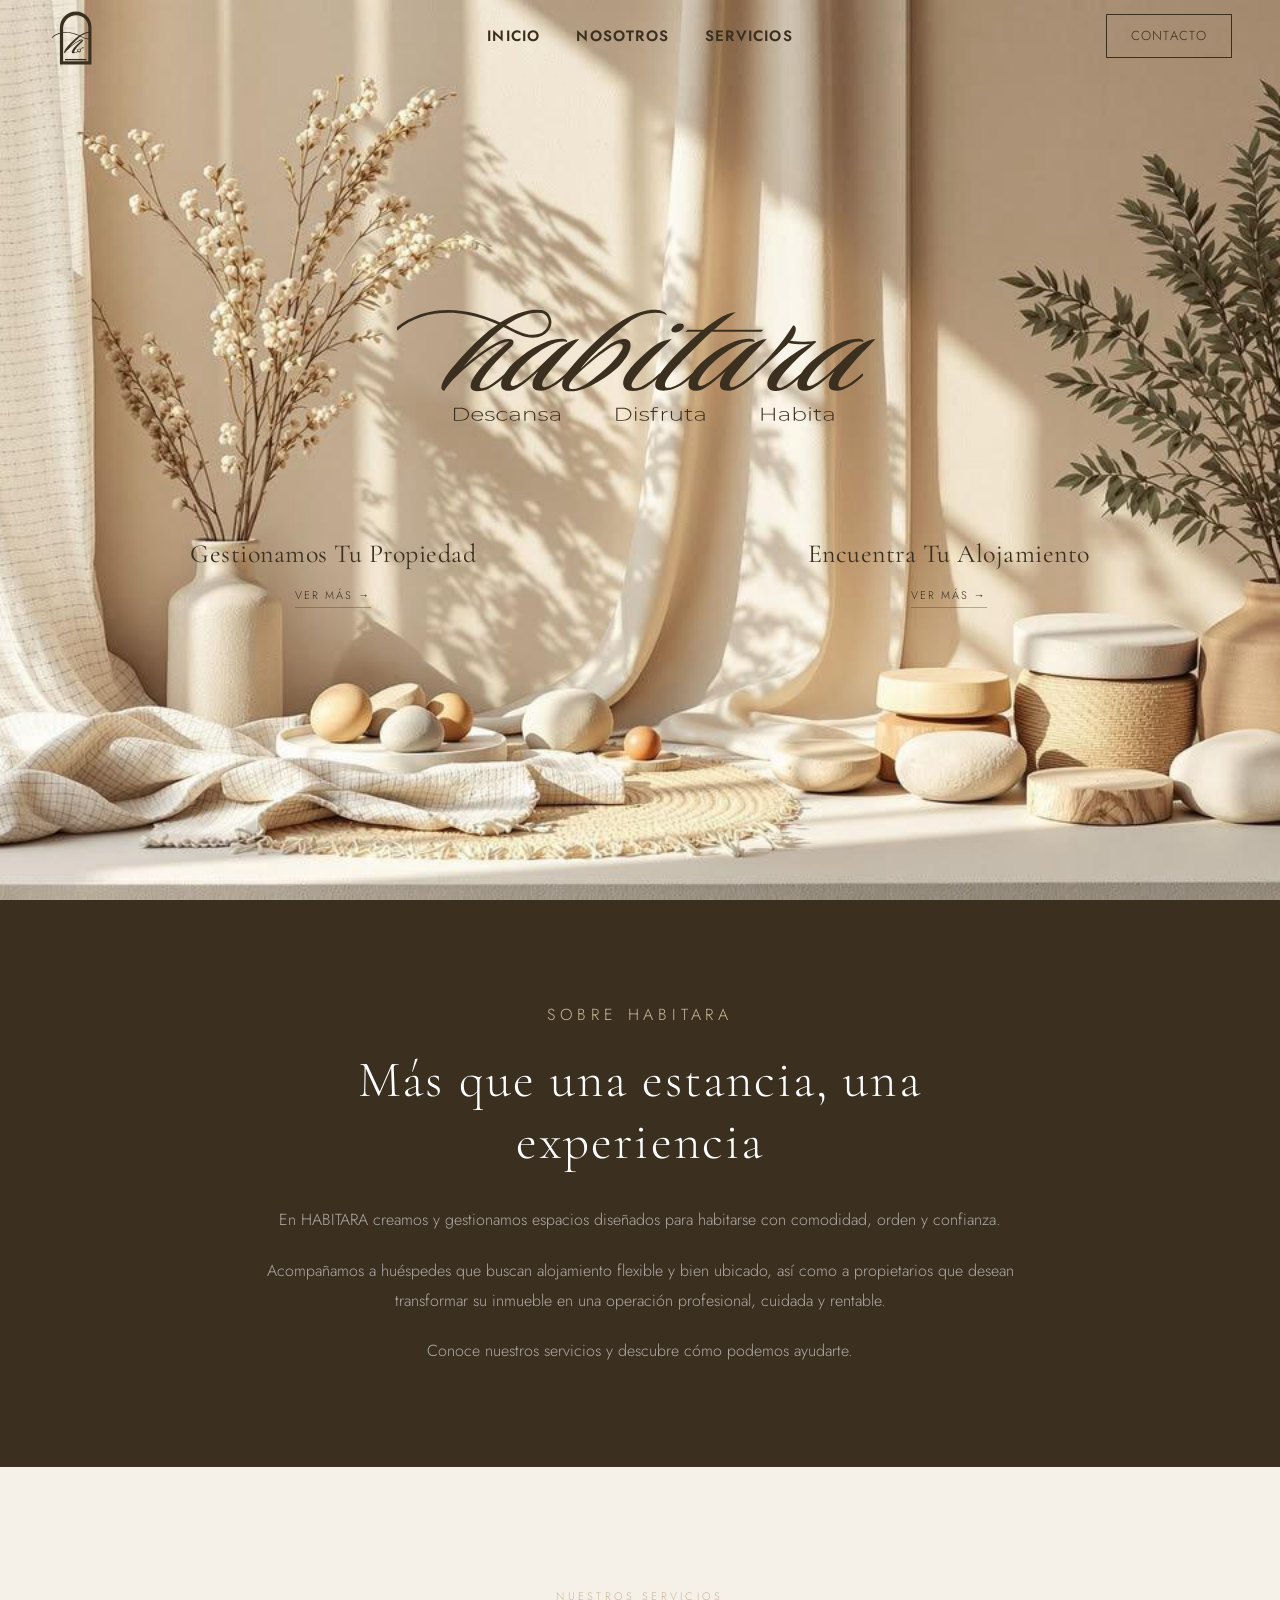
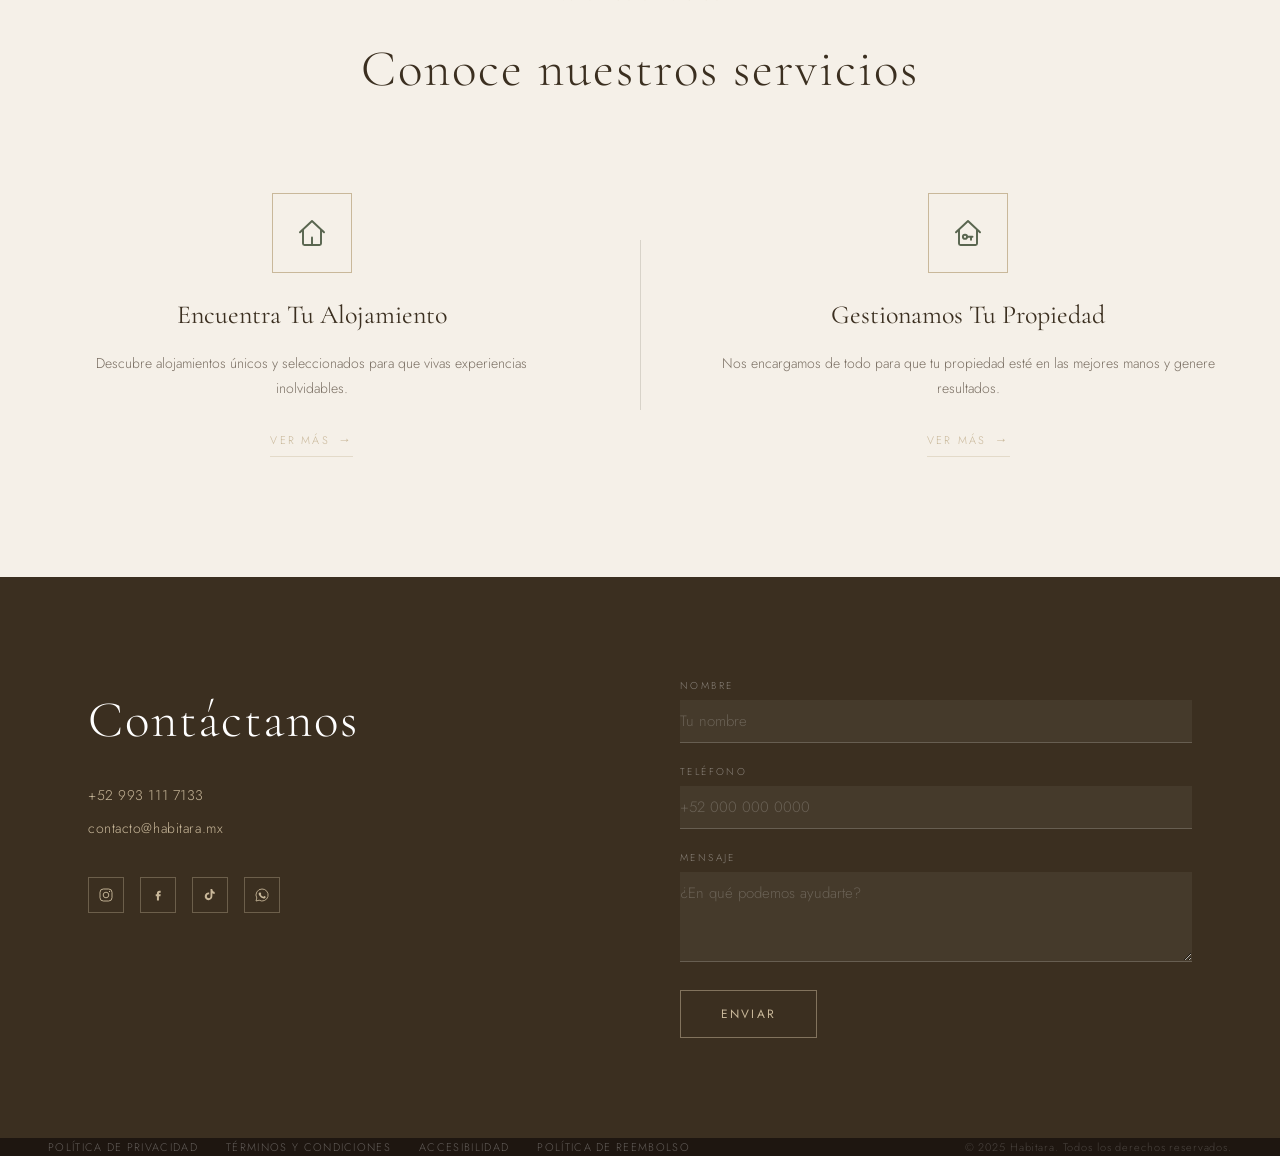
<file: index.html>
<!DOCTYPE html>
<html lang="es">
<head>
  <meta charset="UTF-8" />
  <meta name="viewport" content="width=device-width, initial-scale=1.0" />
  <title>Inicio | Habitara</title>
  <meta name="description" content="Espacios privados para tu descanso. Áreas comunes para desconectar. Vive la experiencia Habitara a tu propio ritmo." />

  <!-- ─── FUENTES (Google Fonts) ───────────────────────────────
       Cormorant Garamond → títulos y encabezados (serif elegante)
       Jost              → textos y botones (sans-serif limpio)
  ──────────────────────────────────────────────────────────── -->
  <link rel="preconnect" href="https://fonts.googleapis.com" />
  <link rel="preconnect" href="https://fonts.gstatic.com" crossorigin />
  <link href="https://fonts.googleapis.com/css2?family=Cormorant+Garamond:ital,wght@0,300;0,400;0,600;1,300;1,400&family=Jost:wght@300;400;500;600;700&display=swap" rel="stylesheet" />

  <!-- ─── ESTILOS ──────────────────────────────────────────────
       Todo el diseño visual vive en style.css
  ──────────────────────────────────────────────────────────── -->
  <link rel="stylesheet" href="habitara-style.css" />
  <link rel="icon" type="image/svg+xml" href="images/logo-nav.svg" />
</head>
<body>

  <!-- ══════════════════════════════════════════════════════════
       NAVEGACIÓN
       - .nav-logo     → cambia el nombre de la marca
       - .nav-links    → agrega o quita páginas del menú
       - .nav-cta      → texto y destino del botón principal
  ══════════════════════════════════════════════════════════ -->
  <nav id="mainNav">
    <a href="#" class="nav-logo">
      <img src="images/logo-nav.svg" alt="Habitara" class="nav-logo-img" />
    </a>

    <ul class="nav-links">
      <li><a href="#">Inicio</a></li>
      <li><a href="#sobre">Nosotros</a></li>
      <li><a href="#servicios">Servicios</a></li>
    </ul>

    <a href="#contacto" class="nav-cta">Contacto</a>

    <button class="hamburger" id="menuBtn" aria-label="Abrir menú">
      <span></span>
      <span></span>
      <span></span>
    </button>
  </nav>


  <!-- ══════════════════════════════════════════════════════════
       MENÚ MÓVIL (overlay pantalla completa)
       Se controla desde main.js con la clase `.open`
  ══════════════════════════════════════════════════════════ -->
  <div class="mobile-menu" id="mobileMenu">
    <button class="mobile-close" id="closeMenu" aria-label="Cerrar menú">×</button>
    <a href="#">Inicio</a>
    <a href="#sobre">Nosotros</a>
    <a href="#servicios">Servicios</a>
    <a href="#contacto">Contáctanos</a>
  </div>


  <!-- ══════════════════════════════════════════════════════════
       HERO — Pantalla de bienvenida
       - .hero-logo      → logotipo con isotipo de HABITARA
       - .hero-options   → las dos opciones principales
       - .hero-bg        → REEMPLAZA el fondo con tu foto:
                           agrega background-image: url('images/hero.jpg')
                           en el archivo style.css, sección HERO.
  ══════════════════════════════════════════════════════════ -->
  <section class="hero">
    <div class="hero-bg"></div>

    <div class="hero-content">
      <img src="images/logo-hero.svg" alt="Habitara" class="hero-logo" />

      <div class="hero-options">
        <a href="#sobre" class="hero-option">
          <span class="hero-option-title">Gestionamos Tu Propiedad</span>
          <span class="hero-option-link">Ver más</span>
        </a>
        <a href="#sobre" class="hero-option">
          <span class="hero-option-title">Encuentra Tu Alojamiento</span>
          <span class="hero-option-link">Ver más</span>
        </a>
      </div>
    </div>

  </section>

  <!-- ══════════════════════════════════════════════════════════
       SOBRE HABITARA
  ══════════════════════════════════════════════════════════ -->
  <section class="sobre-habitara fade-in" id="sobre">
    <div class="sobre-inner">
      <p class="section-label">Sobre Habitara</p>
      <h2>Más que una estancia, una experiencia</h2>
      <p>En HABITARA creamos y gestionamos espacios diseñados para habitarse con comodidad, orden y confianza.</p>
      <p>Acompañamos a huéspedes que buscan alojamiento flexible y bien ubicado, así como a propietarios que desean transformar su inmueble en una operación profesional, cuidada y rentable.</p>
      <p>Conoce nuestros servicios y descubre cómo podemos ayudarte.</p>
    </div>
  </section>



  <!-- ══════════════════════════════════════════════════════════
       SERVICIOS — Dos bloques simétricos
       Para cambiar un ícono, reemplaza el SVG dentro de
       .service-icon por cualquier SVG de línea (stroke).
  ══════════════════════════════════════════════════════════ -->
  <section class="services" id="servicios">

    <div class="services-header fade-in">
      <p class="section-label">Nuestros Servicios</p>
      <h2>Conoce nuestros servicios</h2>
    </div>

    <div class="services-grid">

      <!-- Servicio 1: Encuentra Tu Alojamiento -->
      <div class="service-card fade-in">
        <div class="service-icon">
          <svg viewBox="0 0 24 24" fill="none" stroke-width="1.3" stroke-linecap="round" stroke-linejoin="round">
            <path d="M4 11.5 12 4l8 7.5"/>
            <path d="M6 10v9a1 1 0 0 0 1 1h10a1 1 0 0 0 1-1v-9"/>
            <path d="M12 20v-5"/>
          </svg>
        </div>
        <h3>Encuentra Tu Alojamiento</h3>
        <p>Descubre alojamientos únicos y seleccionados para que vivas experiencias inolvidables.</p>
        <a href="#contacto" class="service-link">Ver más</a>
      </div>

      <div class="services-divider"></div>

      <!-- Servicio 2: Gestionamos Tu Propiedad -->
      <div class="service-card fade-in" style="transition-delay: 0.12s">
        <div class="service-icon">
          <svg viewBox="0 0 24 24" fill="none" stroke-width="1.3" stroke-linecap="round" stroke-linejoin="round">
            <path d="M4 11.5 12 4l8 7.5"/>
            <path d="M6 10v9a1 1 0 0 0 1 1h10a1 1 0 0 0 1-1v-9"/>
            <circle cx="10" cy="14.5" r="1.4"/>
            <path d="M11.4 14.5h3.6M14 14.5v2"/>
          </svg>
        </div>
        <h3>Gestionamos Tu Propiedad</h3>
        <p>Nos encargamos de todo para que tu propiedad esté en las mejores manos y genere resultados.</p>
        <a href="#contacto" class="service-link">Ver más</a>
      </div>

    </div>
  </section>


  <!-- ══════════════════════════════════════════════════════════
       CONTACTO — Info + Formulario
       - Cambia el teléfono y correo en .contact-detail
       - Los links de redes sociales están en .social-row
       - El formulario se maneja en main.js → handleSubmit()
  ══════════════════════════════════════════════════════════ -->
  <section class="contact-section" id="contacto">
    <div class="contact">

      <!-- Columna izquierda: info -->
      <div class="contact-info fade-in">
        <h2>Contáctanos</h2>

        <div class="contact-detail">
          <a href="tel:+529931117133">+52 993 111 7133</a>
          <a href="mailto:contacto@habitara.mx">contacto@habitara.mx</a>
        </div>

        <div class="social-row">
          <a href="https://www.instagram.com/habitara_mx" target="_blank" rel="noopener" aria-label="Instagram">
            <svg viewBox="0 0 24 24" fill="none" stroke="currentColor" stroke-width="1.4">
              <rect x="3" y="3" width="18" height="18" rx="5"/>
              <circle cx="12" cy="12" r="4.2"/>
              <circle cx="17.3" cy="6.7" r="0.9" fill="currentColor" stroke="none"/>
            </svg>
          </a>
          <a href="https://www.facebook.com/share/1Dodgs87RV/" target="_blank" rel="noopener" aria-label="Facebook">
            <svg viewBox="0 0 24 24" fill="currentColor" stroke="none">
              <path d="M14.5 8.5H16V5.7h-1.9c-2.3 0-3.7 1.4-3.7 3.7v1.6H8.6v3h1.8v6.3h3v-6.3h2.2l.5-3h-2.7V9.6c0-.6.3-1.1 1.1-1.1z"/>
            </svg>
          </a>
          <a href="https://www.tiktok.com/@habitara_mx" target="_blank" rel="noopener" aria-label="TikTok">
            <svg viewBox="0 0 24 24" fill="currentColor" stroke="none">
              <path d="M15.5 3h-2.7v10.9a2.8 2.8 0 1 1-2-2.7v-2.8a5.7 5.7 0 1 0 4.7 5.6V9.4a7 7 0 0 0 3.5 1V7.6a4.3 4.3 0 0 1-3.5-3.6V3z"/>
            </svg>
          </a>
          <a href="https://wa.me/529931117133" target="_blank" rel="noopener" aria-label="WhatsApp">
            <svg viewBox="0 0 24 24" fill="none" stroke="currentColor" stroke-width="1.3">
              <path d="M12 3a9 9 0 0 0-7.8 13.5L3 21l4.7-1.2A9 9 0 1 0 12 3z"/>
              <path d="M8.6 8.8c.2-.5.4-.5.6-.5h.4c.15 0 .3.05.45.4.2.5.6 1.4.65 1.5.05.15.1.3 0 .5-.1.2-.15.3-.3.45-.15.15-.25.3-.1.55.15.3.65 1.1 1.4 1.75.95.85 1.7 1.1 2 1.25.3.15.45.1.6-.05.15-.2.6-.7.75-.95.15-.25.3-.2.5-.1s1.25.6 1.45.7c.2.1.35.15.4.25.05.15.05.75-.2 1.4-.25.65-1.3 1.25-1.75 1.3-.45.1-.95.15-3.1-.65-2.6-1-4.2-3.6-4.35-3.8-.15-.2-1.05-1.35-1.05-2.55 0-1.2.65-1.8.85-2.05z" fill="currentColor" stroke="none"/>
            </svg>
          </a>
        </div>
      </div>

      <!-- Columna derecha: formulario -->
      <form class="contact-form fade-in">
        <div class="form-field">
          <label for="name">Nombre</label>
          <input type="text" id="name" name="name" placeholder="Tu nombre" required />
        </div>
        <div class="form-field">
          <label for="phone">Teléfono</label>
          <input type="tel" id="phone" name="phone" placeholder="+52 000 000 0000" />
        </div>
        <div class="form-field">
          <label for="message">Mensaje</label>
          <textarea id="message" name="message" placeholder="¿En qué podemos ayudarte?" required></textarea>
        </div>
        <button type="submit" class="btn-submit">Enviar</button>
      </form>

    </div>
  </section>


  <!-- ══════════════════════════════════════════════════════════
       FOOTER
       - .footer-links → agrega o quita páginas legales
       - .footer-copy  → cambia el año y nombre
  ══════════════════════════════════════════════════════════ -->
  <footer>

    <div class="footer-links">
      <a href="/politica-de-privacidad">Política de Privacidad</a>
      <a href="/terminos">Términos y Condiciones</a>
      <a href="/accesibilidad">Accesibilidad</a>
      <a href="/reembolso">Política de Reembolso</a>
    </div>

    <p class="footer-copy">© 2025 Habitara. Todos los derechos reservados.</p>
  </footer>


  <!-- ─── JAVASCRIPT ────────────────────────────────────────────
       Se carga al final para no bloquear el render del HTML.
  ──────────────────────────────────────────────────────────── -->
  <script src="habitara-main.js"></script>

</body>
</html>
</file>
<file: habitara-style.css>
/* ============================================================
   HABITARA — style.css
   ------------------------------------------------------------
   Estructura:
   1. Variables (colores, tipografía, espaciado)
   2. Reset & Base
   3. Navegación
   4. Menú Móvil
   5. Hero
   6. Servicios
   7. Contacto
   8. Footer
   9. Animaciones
   10. Responsive
   ============================================================ */


/* ─── 1. VARIABLES ──────────────────────────────────────────
   Cambia aquí los colores y verás el efecto en todo el sitio.
   ──────────────────────────────────────────────────────────── */
:root {
  /* Paleta de colores */
  --sand:  #f5f0e8;   /* fondo claro / secciones alternas  */
  --cream: #fdfaf4;   /* fondo principal del sitio          */
  --clay:  #c9b89a;   /* acento dorado / detalles           */
  --moss:  #5a6650;   /* verde oscuro / hover               */
  --bark:  #3b2f20;   /* marrón oscuro / fondos oscuros     */
  --warm:  #e8dece;   /* neutro cálido (disponible)         */
  --text:  #2c2318;   /* texto principal                    */
  --muted: #7a6f63;   /* texto secundario / subtítulos      */
  --white: #ffffff;

  /* Altura del nav fijo */
  --nav-h: 72px;
}


/* ─── 2. RESET & BASE ───────────────────────────────────────
   Normalización mínima + tipografía base.
   ──────────────────────────────────────────────────────────── */
*, *::before, *::after {
  box-sizing: border-box;
  margin: 0;
  padding: 0;
}

html {
  scroll-behavior: smooth;
}

body {
  font-family: 'Jost', sans-serif;
  font-weight: 300;
  color: var(--text);
  background: var(--cream);
  font-size: 16px;
  line-height: 1.7;
}


/* ─── 3. NAVEGACIÓN ─────────────────────────────────────────
   Nav fijo que cambia de apariencia al hacer scroll.
   Clase `.scrolled` se agrega desde main.js
   ──────────────────────────────────────────────────────────── */
nav {
  position: fixed;
  top: 0; left: 0; right: 0;
  height: var(--nav-h);
  display: grid;
  grid-template-columns: minmax(180px, 1fr) auto minmax(180px, 1fr);
  align-items: center;
  padding: 0 48px;
  z-index: 100;
  transition: background 0.4s, box-shadow 0.4s;
}

/* Grid simétrico: las columnas laterales tienen el MISMO
   ancho mínimo (180px), así que aunque el logo y el botón
   midan distinto, la columna central queda centrada de
   verdad en la página — no solo en el espacio "sobrante". */

nav.scrolled {
  background: rgba(253, 250, 244, 0.96);
  backdrop-filter: blur(8px);
  box-shadow: 0 1px 0 rgba(0,0,0,0.06);
}

/* Logo */
.nav-logo {
  display: flex;
  align-items: center;
  justify-self: start;
  text-decoration: none;
  flex-shrink: 0;
}

.nav-logo-img {
  height: 60px;
  width: auto;
  margin-top: 4px;
}

/* Links del menú */
.nav-links {
  display: flex;
  align-items: center;
  justify-content: center;
  gap: 36px;
  list-style: none;
}

/* Texto siempre marrón oscuro, sobre el hero claro o sobre el nav sólido */
.nav-links a {
  font-size: 15px;
  font-weight: 600;
  letter-spacing: 0.08em;
  text-transform: uppercase;
  color: var(--bark);
  text-decoration: none;
  transition: color 0.3s;
}
.nav-links a:hover { color: var(--moss); }

/* Botón Contáctanos */
.nav-cta {
  justify-self: end;
  font-size: 13px;
  letter-spacing: 0.1em;
  text-transform: uppercase;
  padding: 10px 24px;
  border: 1px solid var(--bark);
  color: var(--bark);
  text-decoration: none;
  transition: background 0.3s, color 0.3s, border-color 0.3s;
}
.nav-cta:hover { background: var(--moss); color: var(--white); border-color: var(--moss); }

/* Botón hamburguesa (solo visible en móvil) */
.hamburger {
  display: none;
  grid-column: 3;
  justify-self: end;
  flex-direction: column;
  gap: 5px;
  cursor: pointer;
  background: none;
  border: none;
  padding: 4px;
}
.hamburger span {
  display: block;
  width: 24px;
  height: 1.5px;
  background: var(--bark);
  transition: background 0.4s;
}

/* ─── 4. MENÚ MÓVIL ─────────────────────────────────────────
   Overlay de pantalla completa. Clase `.open` desde main.js
   ──────────────────────────────────────────────────────────── */
.mobile-menu {
  display: none;
  position: fixed;
  inset: 0;
  background: var(--cream);
  z-index: 200;
  flex-direction: column;
  align-items: center;
  justify-content: center;
  gap: 32px;
}
.mobile-menu.open { display: flex; }

.mobile-menu a {
  font-family: 'Cormorant Garamond', serif;
  font-size: 28px;
  font-weight: 300;
  color: var(--bark);
  text-decoration: none;
  letter-spacing: 0.06em;
}

.mobile-close {
  position: absolute;
  top: 24px; right: 28px;
  background: none;
  border: none;
  font-size: 32px;
  color: var(--bark);
  cursor: pointer;
  line-height: 1;
}


/* ─── 5. HERO ────────────────────────────────────────────────
   Sección de entrada a pantalla completa.
   ──────────────────────────────────────────────────────────── */
.hero {
  position: relative;
  height: 100vh;
  min-height: 580px;
  text-align: center;
  overflow: hidden;
}

.hero-bg {
  position: absolute;
  inset: 0;
  background-image: url('images/hero.jpeg');
  background-size: cover;
  background-position: center;
}

/* Contenedor centrado con position absolute */
.hero-content {
  position: absolute;
  top: 50%;
  left: 50%;
  transform: translate(-50%, -50%);
  z-index: 2;
  display: flex;
  flex-direction: column;
  align-items: center;
  width: 100%;
  padding: 0 24px;
}

.hero-logo {
  width: clamp(260px, 38vw, 560px);
  height: auto;
  display: block;
  margin: 8px auto 44px;   /* espacio hacia las opciones, antes lo daba el eslogan */
}

/* Dos opciones principales — separadas hacia los costados,
   dentro de un ancho máximo para que no lleguen hasta el borde. */
.hero-options {
  display: flex;
  align-items: flex-start;
  justify-content: space-between;
  width: 100%;
  max-width: 900px;
  margin: 60px auto 0;
}

.hero-option {
  display: flex;
  flex-direction: column;
  align-items: center;
  gap: 10px;
  min-width: 200px;
  text-decoration: none;
}

.hero-option-title {
  font-family: 'Cormorant Garamond', serif;
  font-size: 26px;
  font-weight: 400;
  letter-spacing: 0.02em;
  color: var(--bark);
}

.hero-option-link {
  font-size: 11px;
  letter-spacing: 0.18em;
  text-transform: uppercase;
  color: var(--bark);
  border-bottom: 1px solid rgba(59,47,32,0.35);
  padding-bottom: 2px;
  transition: color 0.3s, border-color 0.3s;
}
.hero-option-link::after { content: ' →'; }
.hero-option:hover .hero-option-link { color: var(--moss); border-color: var(--moss); }


/* Etiqueta pequeña reutilizable en varias secciones */
.section-label {
  font-size: 11px;
  letter-spacing: 0.3em;
  text-transform: uppercase;
  color: var(--clay);
  margin-bottom: 20px;
}

/* ─── 6. SERVICIOS ───────────────────────────────────────────
   Dos bloques simétricos separados por una línea divisoria,
   con ícono, título, descripción y enlace "Ver más".
   ──────────────────────────────────────────────────────────── */
.services {
  background: var(--sand);
  padding: 120px 48px;
}

.services-header {
  text-align: center;
  margin-bottom: 80px;
}

.services-header h2 {
  font-family: 'Cormorant Garamond', serif;
  font-size: clamp(36px, 4vw, 52px);
  font-weight: 300;
  color: var(--bark);
  letter-spacing: 0.04em;
}

.services-grid {
  display: grid;
  grid-template-columns: 1fr auto 1fr;
  gap: 64px;
  width: 100%;
  align-items: center;
}

.services-divider {
  width: 1px;
  height: 170px;
  background: rgba(59,47,32,0.15);
}

.service-card {
  text-align: center;
  padding: 0 16px;
}

.service-icon {
  width: 80px;
  height: 80px;
  margin: 0 auto 20px;
  border: 1px solid var(--clay);
  display: flex;
  align-items: center;
  justify-content: center;
}
.service-icon svg {
  width: 36px;
  height: 36px;
  stroke: var(--moss);
}

.service-card h3 {
  font-family: 'Cormorant Garamond', serif;
  font-size: 26px;
  font-weight: 400;
  color: var(--bark);
  margin-bottom: 14px;
}

.service-card p {
  font-size: 14px;
  color: var(--muted);
  line-height: 1.8;
  margin-bottom: 24px;
}

.service-link {
  display: inline-flex;
  align-items: center;
  gap: 8px;
  font-size: 11px;
  letter-spacing: 0.2em;
  text-transform: uppercase;
  color: var(--clay);
  text-decoration: none;
  border-bottom: 1px solid rgba(201,184,154,0.4);
  padding-bottom: 4px;
  transition: color 0.3s, border-color 0.3s;
}
.service-link::after { content: '→'; font-size: 13px; }
.service-link:hover  { color: var(--moss); border-color: var(--moss); }


/* ─── 7. CONTACTO ───────────────────────────────────────────
   Sección oscura con info de contacto y formulario.
   ──────────────────────────────────────────────────────────── */
.contact-section {
  background: var(--bark);
}

.contact {
  padding: 100px 48px;
  display: grid;
  grid-template-columns: 1fr 1fr;
  gap: 80px;
  align-items: start;
  max-width: 1200px;
  margin: 0 auto;
}

.contact-info h2 {
  font-family: 'Cormorant Garamond', serif;
  font-size: clamp(36px, 4vw, 52px);
  font-weight: 300;
  color: var(--white);
  letter-spacing: 0.04em;
  margin-bottom: 20px;
}

.contact-info p {
  font-size: 14px;
  color: rgba(255,255,255,0.5);
  margin-bottom: 36px;
  line-height: 1.8;
}

.contact-detail {
  display: flex;
  flex-direction: column;
  gap: 10px;
  margin-bottom: 36px;
}

.contact-detail a {
  font-size: 14px;
  color: var(--clay);
  text-decoration: none;
  letter-spacing: 0.04em;
  transition: color 0.3s;
}
.contact-detail a:hover { color: var(--white); }

/* Íconos de redes sociales */
.social-row {
  display: flex;
  gap: 16px;
}

.social-row a {
  width: 36px;
  height: 36px;
  border: 1px solid rgba(201,184,154,0.35);
  display: flex;
  align-items: center;
  justify-content: center;
  color: var(--clay);
  text-decoration: none;
  transition: background 0.3s, border-color 0.3s, color 0.3s;
}
.social-row a svg {
  width: 16px;
  height: 16px;
}
.social-row a:hover {
  background: var(--clay);
  border-color: var(--clay);
  color: var(--bark);
}

/* Formulario */
.contact-form {
  display: flex;
  flex-direction: column;
  gap: 20px;
}

.form-field {
  display: flex;
  flex-direction: column;
  gap: 6px;
}

.form-field label {
  font-size: 10px;
  letter-spacing: 0.24em;
  text-transform: uppercase;
  color: rgba(255,255,255,0.4);
}

.form-field input,
.form-field textarea {
  background: rgba(255,255,255,0.05);
  border: none;
  border-bottom: 1px solid rgba(255,255,255,0.18);
  padding: 10px 0;
  color: var(--white);
  font-family: 'Jost', sans-serif;
  font-weight: 300;
  font-size: 15px;
  outline: none;
  transition: border-color 0.3s;
}
.form-field input:focus,
.form-field textarea:focus    { border-bottom-color: var(--clay); }
.form-field input::placeholder,
.form-field textarea::placeholder { color: rgba(255,255,255,0.2); }
.form-field textarea          { resize: vertical; min-height: 90px; }

.btn-submit {
  margin-top: 8px;
  padding: 14px 40px;
  background: transparent;
  border: 1px solid rgba(201,184,154,0.5);
  color: var(--clay);
  font-family: 'Jost', sans-serif;
  font-size: 12px;
  letter-spacing: 0.18em;
  text-transform: uppercase;
  cursor: pointer;
  align-self: flex-start;
  transition: background 0.3s, color 0.3s, border-color 0.3s;
}
.btn-submit:hover {
  background: var(--clay);
  border-color: var(--clay);
  color: var(--bark);
}


/* ─── 8. FOOTER ─────────────────────────────────────────────
   Barra inferior con logo, links legales y copyright.
   ──────────────────────────────────────────────────────────── */
footer {
  background: #1e1610;
  padding: 0px 48px;
  display: flex;
  align-items: center;
  justify-content: space-between;
  flex-wrap: wrap;
  gap: 20px;
}

.footer-links {
  display: flex;
  gap: 28px;
  flex-wrap: wrap;
}

.footer-links a {
  font-size: 11px;
  letter-spacing: 0.12em;
  text-transform: uppercase;
  color: rgba(255,255,255,0.3);
  text-decoration: none;
  transition: color 0.3s;
}
.footer-links a:hover { color: var(--clay); }

.footer-copy {
  font-size: 11px;
  color: rgba(255,255,255,0.2);
  letter-spacing: 0.08em;
}


/* ─── 9. ANIMACIONES ────────────────────────────────────────
   Clase `.fade-in` se activa con `.visible` desde main.js
   usando IntersectionObserver al hacer scroll.
   ──────────────────────────────────────────────────────────── */
.fade-in {
  opacity: 0;
  transform: translateY(24px);
  transition: opacity 0.7s ease, transform 0.7s ease;
}
.fade-in.visible {
  opacity: 1;
  transform: none;
}


/* ─── 10. RESPONSIVE ─────────────────────────────────────────
   Breakpoint en 900px para pantallas medianas y móviles.
   ──────────────────────────────────────────────────────────── */
@media (max-width: 900px) {
  /* Nav: oculta links de escritorio, muestra hamburguesa.
     Se resetea el grid a 2 columnas simples (logo + hamburguesa)
     para que los mínimos de 180px del grid de escritorio no
     fuercen overflow en pantallas angostas. */
  nav                      { grid-template-columns: auto auto; justify-content: space-between; padding: 0 20px; }
  .nav-links, .nav-cta     { display: none; }
  .hamburger               { display: flex; grid-column: 2; }

  /* Logo en móvil: más pequeño y pegado a la izquierda */
  .nav-logo                { margin-right: auto; }
  .nav-logo-img            { height: 60px; }

  /* Hero: vuelve al centro en móvil */
  .hero                    { align-items: center; text-align: center; }
  .hero-content            { align-items: center; padding: 0 24px; }

  /* Logo hero: usa 88% del ancho para que no se corte en ningún dispositivo */
  .hero-logo               { width: 88vw; height: auto; }

  /* Hero: las dos opciones se apilan y centran en móvil */
  .hero-options            { flex-direction: column; align-items: center; justify-content: center; gap: 28px; }

  /* Servicios: una columna, línea divisoria pasa a horizontal */
  .services-grid           { grid-template-columns: 1fr; gap: 40px; }
  .services-divider         { width: 100%; height: 1px; }

  /* Contacto: una columna */
  .contact {
    grid-template-columns: 1fr;
    gap: 56px;
    padding: 80px 24px;
  }

  /* Padding reducido en secciones */
  .services { padding: 80px 24px; }

  /* Footer en columna */
  footer          { flex-direction: column; align-items: flex-start; gap: 16px; }
  .footer-links   { gap: 16px; }
}

/* ─── SOBRE HABITARA ─────────────────────────────────────────
   Sección descriptiva entre el hero y el contenido principal.
   ──────────────────────────────────────────────────────────── */
.sobre-habitara {
  background: var(--bark);
  padding: 100px 48px;
}

.sobre-inner {
  max-width: 760px;
  margin: 0 auto;
  text-align: center;
}

.sobre-inner .section-label {
  color: var(--clay);
  margin-bottom: 20px;
}

.sobre-inner h2 {
  font-family: 'Cormorant Garamond', serif;
  font-size: clamp(32px, 4vw, 52px);
  font-weight: 300;
  color: var(--white);
  letter-spacing: 0.04em;
  line-height: 1.2;
  margin-bottom: 32px;
}

.sobre-inner p {
  font-size: 16px;
  color: rgba(255,255,255,0.6);
  line-height: 1.9;
  margin-bottom: 20px;
}

.sobre-inner p:last-child { margin-bottom: 0; }

@media (max-width: 900px) {
  .sobre-habitara { padding: 80px 24px; }
}
</file>
